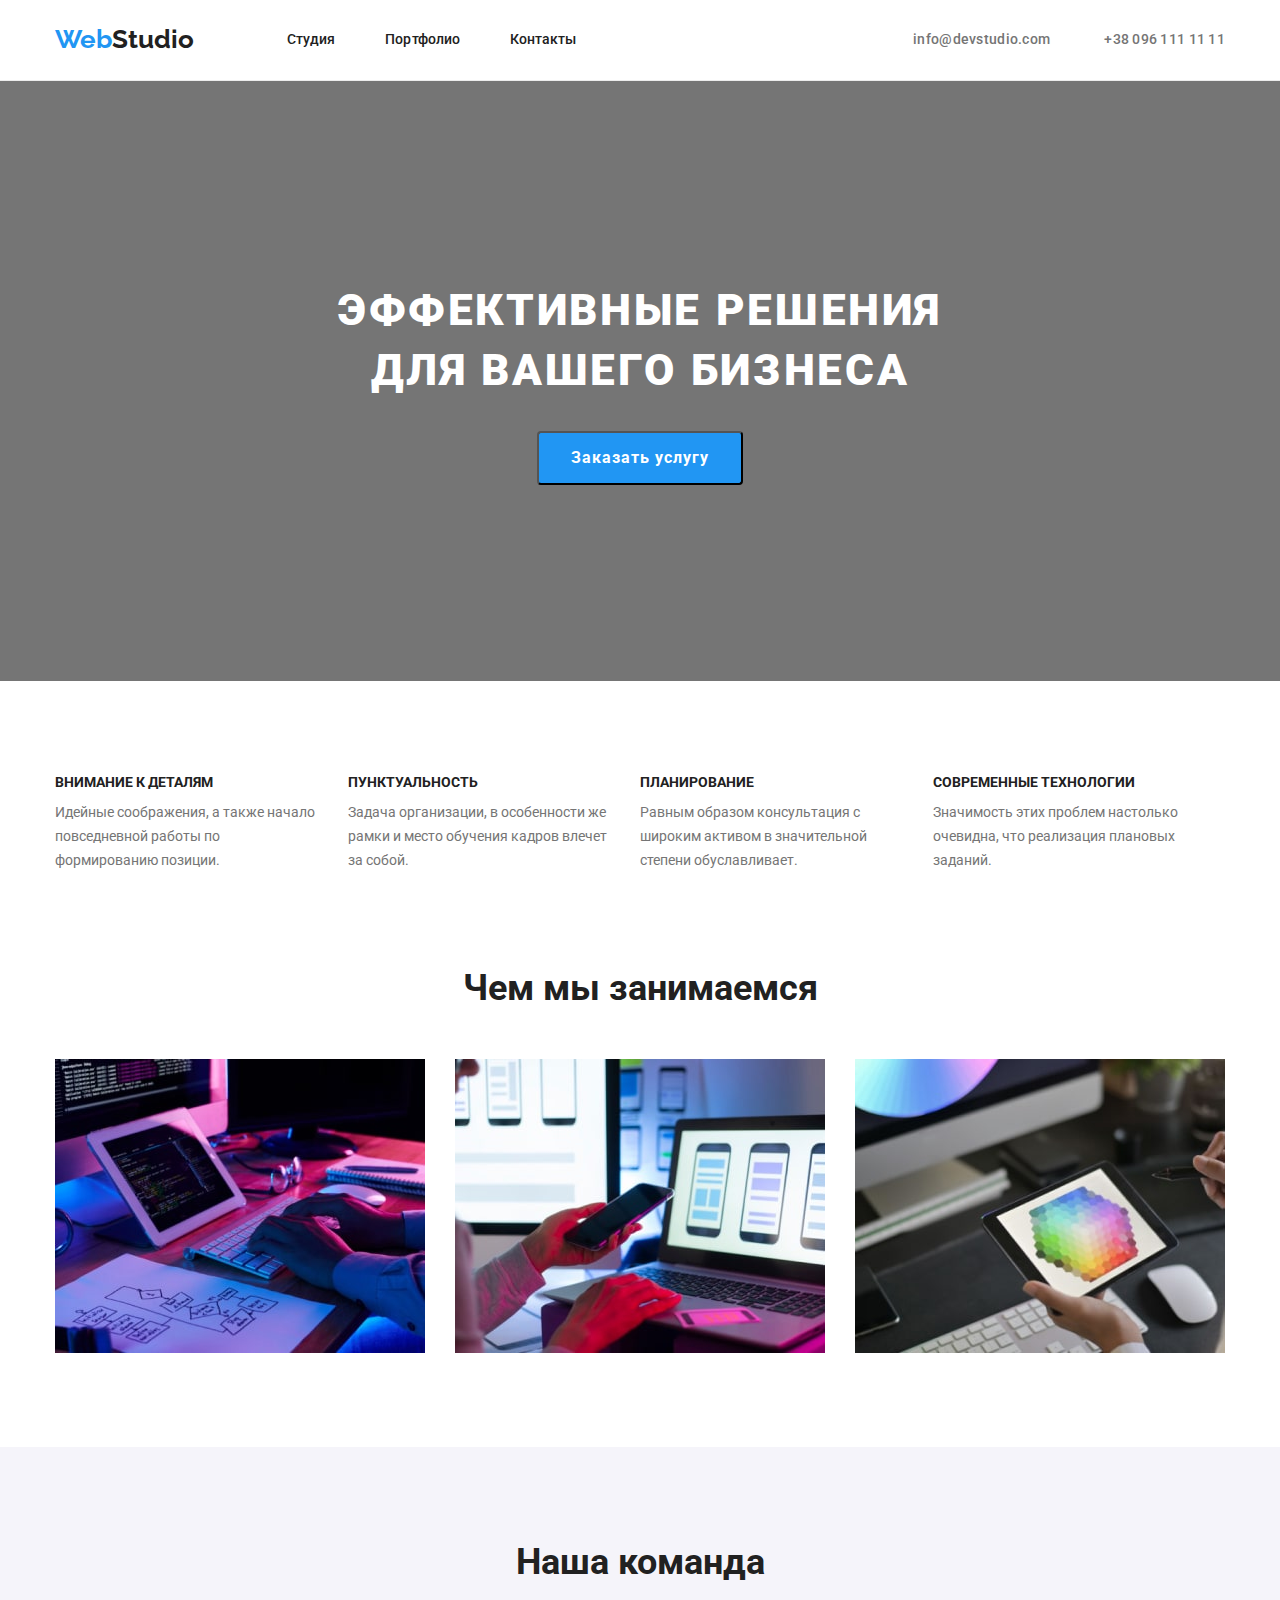
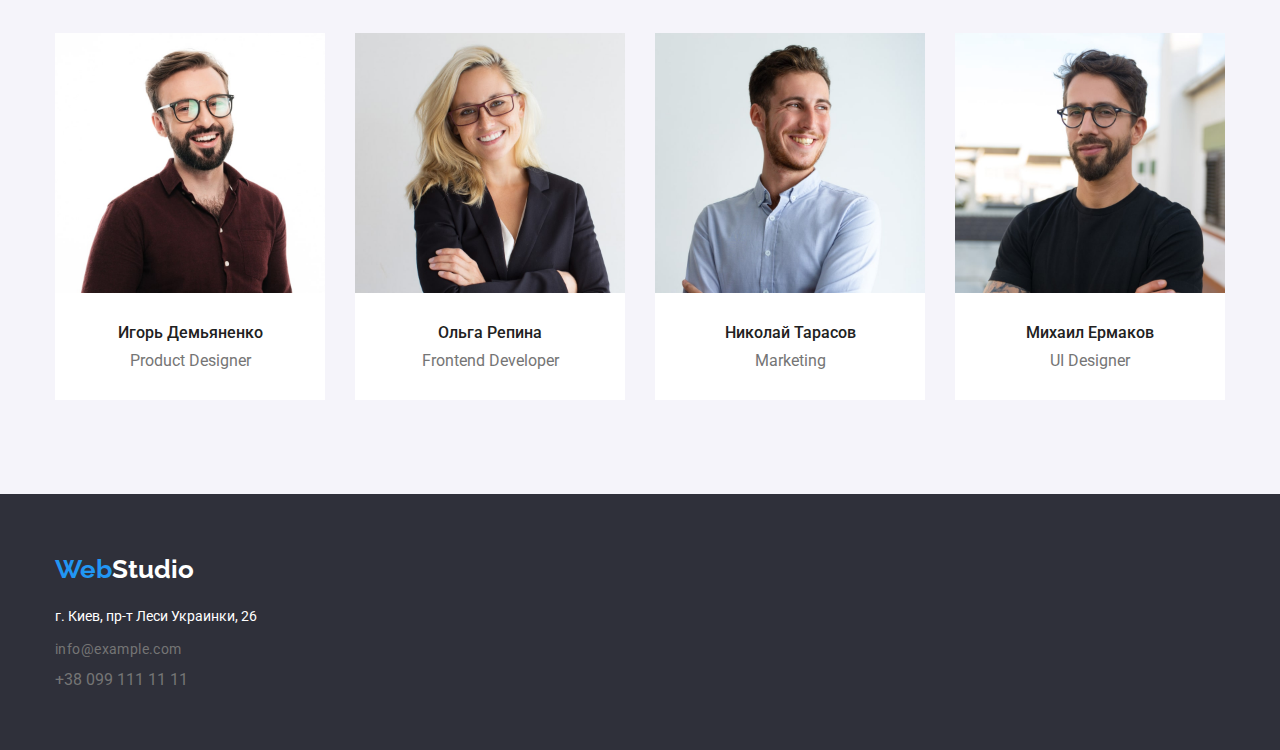
<file: index.html>
<!DOCTYPE html>
<html lang="ru">
<head>
    <meta charset="UTF-8">
    <meta http-equiv="X-UA-Compatible" content="IE=edge">
    <meta name="viewport" content="width=device-width, initial-scale=1.0">
    <title>Document</title>
    <link rel="stylesheet" href="https://cdnjs.cloudflare.com/ajax/libs/modern-normalize/1.1.0/modern-normalize.min.css" integrity="sha512-wpPYUAdjBVSE4KJnH1VR1HeZfpl1ub8YT/NKx4PuQ5NmX2tKuGu6U/JRp5y+Y8XG2tV+wKQpNHVUX03MfMFn9Q==" crossorigin="anonymous" referrerpolicy="no-referrer" />
    <link href="https://fonts.googleapis.com/css2?family=Raleway:wght@700&family=Roboto:wght@400;500;700;900&display=swap" rel="stylesheet">
    <link rel="stylesheet" href="https://cdnjs.cloudflare.com/ajax/libs/modern-normalize/1.1.0/modern-normalize.min.css">
    <link rel="stylesheet" href="./css/styles.css">
</head>

<body>
    <header class="headhead">
        <div class="container head-head">
        <nav class="head">
            <a href="./index.html" class="logo"> <span class="logo-part">Web</span>Studio</a>
            <ul class="nav">
                <li class="li nav-itam-li"><a href=""  class="nav-itam">Студия</a></li>
                <li class="li nav-itam-li"><a href="./portfolio.html" class="nav-itam">Портфолио</a></li>
                <li class="li nav-itam-li"><a href=""  class="nav-itam">Контакты</a></li>
            </ul>
        
        <div class="contacts-header">
            <a href="mailto:info@devstudio.com" class="contacts">info@devstudio.com</a>
            <a href="tel+380961111111" class="contacts">+38 096 111 11 11</a>
        </div>
        </nav>
        </div>
    </header>
    
    <main>
        <section class="hero">
        <h1 class="header">Эффективные решения <br> для вашего бизнеса</h1>
        <button type="button" class="main-button">Заказать услугу</button>
        </section>
        
        <section class="section">
            <div class="container">
            <h2 class="visually-hidden">Преимущества</h2>
            <ul class="advant">
                <li class="li itam-advant">
                    <h3 class="advant-head">Внимание к деталям</h3>
                    <p class="advant-text">Идейные соображения, а также начало повседневной работы по формированию позиции.</p>
                </li>
                <li class="li itam-advant">
                    <h3 class="advant-head">Пунктуальность</h3>
                    <p class="advant-text">Задача организации, в особенности же рамки и место обучения кадров влечет за собой.</p>
                </li>
                <li class="li itam-advant">
                    <h3 class="advant-head">Планирование</h3>
                    <p class="advant-text">Равным образом консультация с широким активом в значительной степени обуславливает.</p>
                </li>
                <li class="li itam-advant">
                    <h3 class="advant-head">Современные технологии</h3>
                    <p class="advant-text">Значимость этих проблем настолько очевидна, что реализация плановых заданий.</p>
                </li>
            </ul>
        </div>
         </section>

         <section class="section-works">
             <div class="container">
             <h2 class="heads">Чем мы занимаемся</h2>
             <ul class="work">
                 <li class="li works"> <img src="./images/img1.1.jpg" alt="печатает" width="370" ></li>
                 <li class="li works"> <img src="./images/img1.2.jpg" alt="телефон"  width="370" height="294"></li>
                 <li class="li works"> <img src="./images/img1.3.jpg" alt="планшет"  width="370" height="294"></li>
             </ul>
            </div>
         </section>

         <section class="workers-section section">
             <div class="container">
             <h2 class="heads">Наша команда</h2>
             <ul class="workers">
                 <li class="li workers-item">
                     <img src="./images/img2.1.jpg" alt="парень" width="270" height="260">
                     <h3 class="itams-head">Игорь Демьяненко</h3>
                     <p class="item-texts">Product Designer</p>
                 </li>
                 <li class="li workers-item">
                     <img src="./images/img2.2.jpg" alt="девушка" width="270" height="260">
                     <h3 class="itams-head">Ольга Репина</h3>
                     <p class="item-texts">Frontend Developer</p>
                 </li>
                 <li class="li workers-item">
                     <img src="./images/img2.3.jpg" alt="парень" width="270" height="260">
                     <h3 class="itams-head">Николай Тарасов</h3>
                     <p class="item-texts">Marketing</p>
                 </li>
                 <li class="li workers-item">
                     <img src="./images/img2.4.jpg" alt="парень" width="270" height="260">
                     <h3 class="itams-head">Михаил Ермаков</h3>
                     <p class="item-texts">UI Designer</p>
                 </li>
             </ul>
            </div>
         </section>

    </main>

    <footer class="footer">
        <div class="container">
        <a href="./index.html" class="logo"> <span class="logo-part">Web</span><span class="logo-part-footer">Studio</span> </a>
        <address class="address">г. Киев, пр-т Леси Украинки, 26</address>
        <p class="contacts-footer">info@example.com</p>
        <p class="contacts-phone">+38 099 111 11 11</p>
        </div>
    </footer>
    
</body>
</html>
</file>
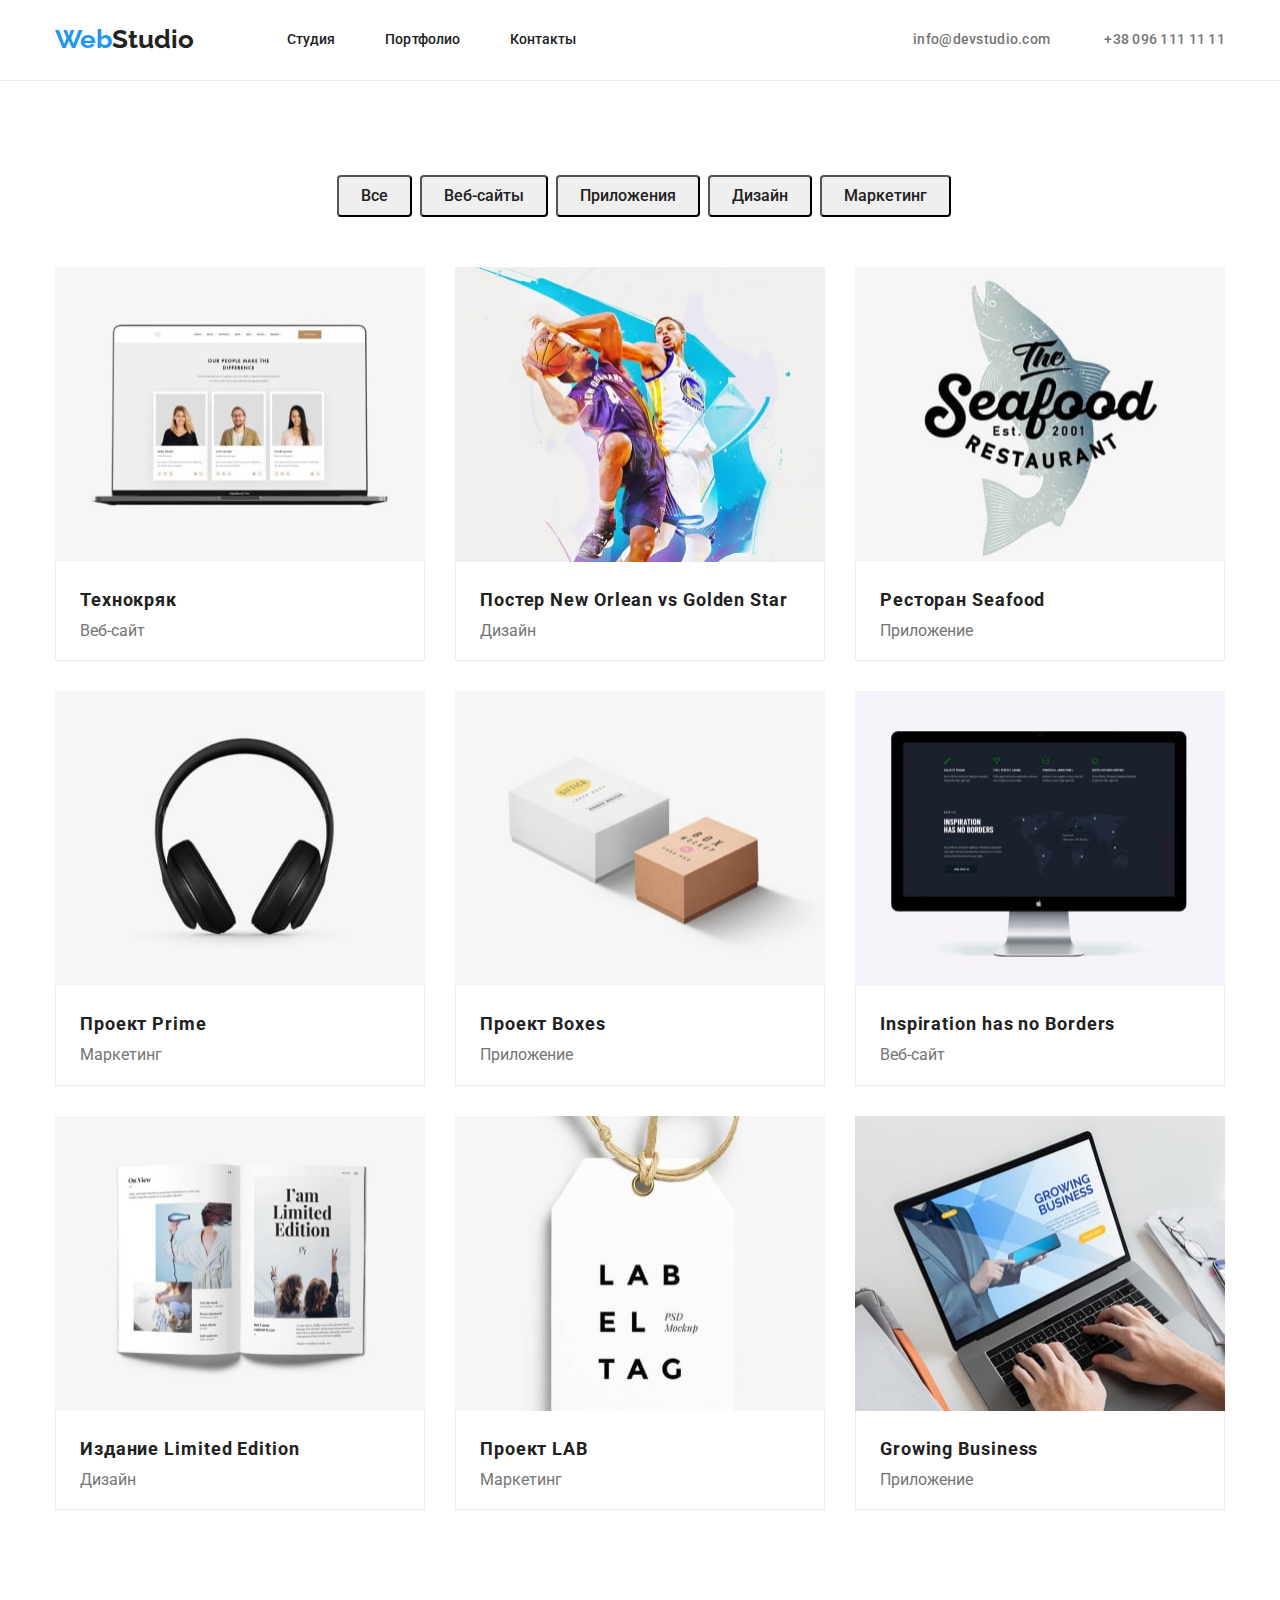
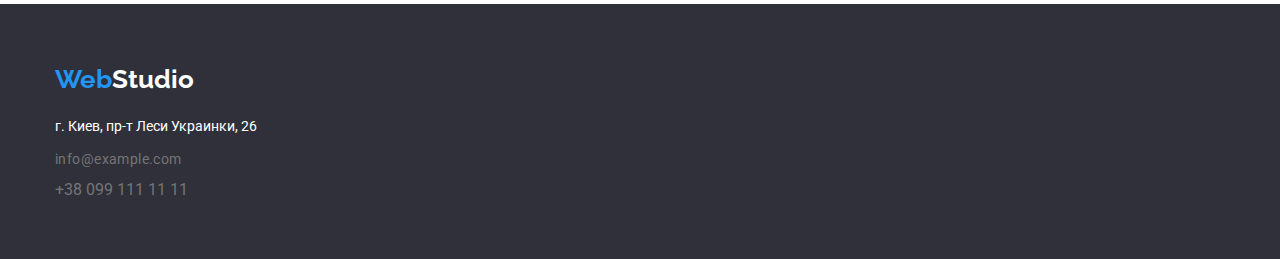
<file: portfolio.html>
<!DOCTYPE html>
<html lang="ru">
<head>
    <meta charset="UTF-8">
    <meta http-equiv="X-UA-Compatible" content="IE=edge">
    <meta name="viewport" content="width=device-width, initial-scale=1.0">
    <title>Document</title>
    <link rel="stylesheet" href="https://cdnjs.cloudflare.com/ajax/libs/modern-normalize/1.1.0/modern-normalize.min.css" integrity="sha512-wpPYUAdjBVSE4KJnH1VR1HeZfpl1ub8YT/NKx4PuQ5NmX2tKuGu6U/JRp5y+Y8XG2tV+wKQpNHVUX03MfMFn9Q==" crossorigin="anonymous" referrerpolicy="no-referrer" />
    <link href="https://fonts.googleapis.com/css2?family=Raleway:wght@700&family=Roboto:wght@400;500;700;900&display=swap" rel="stylesheet">
    <link rel="stylesheet" href="https://cdnjs.cloudflare.com/ajax/libs/modern-normalize/1.1.0/modern-normalize.min.css">
    <link rel="stylesheet" href="./css/styles.css">
</head>

<body>
    <header class="headhead">
        <div class="container">
        <nav class="head">
            <a href="./index.html" class="logo"> <span class="logo-part">Web</span>Studio</a>
            <ul class="nav">
                <li class="li nav-itam-li"><a href=""  class="nav-itam">Студия</a></li>
                <li class="li nav-itam-li"><a href="./portfolio.html" class="nav-itam">Портфолио</a></li>
                <li class="li nav-itam-li"><a href=""  class="nav-itam">Контакты</a></li>
            </ul>
        
        <div class="contacts-header">
            <a href="mailto:info@devstudio.com" class="contacts">info@devstudio.com</a>
            <a href="tel+380961111111" class="contacts">+38 096 111 11 11</a>
        </div>
        </nav>
        </div>
    </header>
    

    <main>
        <section>
        <div class="container">
            <ul class="buttons">
                <li class="li"> <button type="button" class="button">Все</button></li>
                <li class="li"> <button type="button" class="button">Веб-сайты</button></li>
                <li class="li"> <button type="button" class="button">Приложения</button></li>
                <li class="li"> <button type="button" class="button">Дизайн</button></li>
                <li class="li"> <button type="button" class="button">Маркетинг</button></li>
            </ul>
        </div>
        <div class="container">
            <h1 class="visually-hidden">Портфолио</h1>
            <ul class="boxes">
                <li class="li box">
                    <a href="" class="li"> 
                        <img src="./images/por1.jpg" alt="премер веб сайта" width="370" height="295">
                        <div class="port-text">
                        <h2 class="port-item-head">Технокряк</h2>
                        <p class="itam-text">Веб-сайт</p>
                        </div>
                    </a>
                </li>
                <li class="li box">
                    <a href="" class="li">
                        <img src="./images/por2.jpg" alt="два парня" width="370" height="295">
                        <div class="port-text">
                        <h2 class="port-item-head">Постер New Orlean vs Golden Star</h2>
                        <p class="itam-text">Дизайн</p>
                    </div>
                    </a>
                </li>
                <li class="li box">
                    <a href="" class="li">
                        <img src="./images/por3.jpg" alt="лого ресторана" width="370" height="295">
                        <div class="port-text">
                        <h2 class="port-item-head">Ресторан Seafood</h2>
                        <p class="itam-text">Приложение</p>
                    </div>
                    </a>
                </li>
                <li class="li box">
                    <a href="" class="li">
                        <img src="./images/por4.jpg" alt="наушники" width="370" height="295">
                        <div class="port-text">
                        <h2 class="port-item-head">Проект Prime</h2>
                        <p class="itam-text">Маркетинг</p>
                        </div>
                    </a>
                </li>
                 <li class="li box">
                    <a href="" class="li">
                        <img src="./images/por5.jpg" alt="две каробки" width="370" height="295">
                        <div class="port-text">
                        <h2 class="port-item-head">Проект Boxes</h2>
                        <p class="itam-text">Приложение</p>
                    </div>
                    </a>
                </li> 
                <li class="li box">
                    <a href="" class="li">
                        <img src="./images/por6.jpg" alt="монитор" width="370" height="295">
                        <div class="port-text">
                        <h2 class="port-item-head">Inspiration has no Borders</h2>
                        <p class="itam-text">Веб-сайт</p>
                    </div>
                    </a>
                </li>
                 <li class="li box">
                    <a href="" class="li">
                        <img src="./images/por7.jpg" alt="журнал" width="370" height="295">
                        <div class="port-text">
                        <h2 class="port-item-head">Издание Limited Edition</h2>
                        <p class="itam-text">Дизайн</p>
                     </div>
                    </a>
                </li>
                <li class="li box">
                    <a href="" class="li">
                        <img src="./images/por8.jpg" alt="лейба" width="370" height="295">
                        <div class="port-text">
                        <h2 class="port-item-head">Проект LAB</h2>
                        <p class="itam-text">Маркетинг</p>
                        </div>
                    </a>
                </li>
                <li class="li box">
                    <a href="" class="li">
                        <img src="./images/por9.jpg" alt="ноутбук" width="370" height="295">
                        <div class="port-text">
                        <h2 class="port-item-head">Growing Business</h2>
                        <p class="itam-text">Приложение</p>
                        </div>
                    </a>
                </li>


            </ul>
        </div>
    </section>
     </main>

     <footer class="footer">
        <div class="container">
        <a href="./index.html" class="logo"> <span class="logo-part">Web</span><span class="logo-part-footer">Studio</span> </a>
        <address class="address">г. Киев, пр-т Леси Украинки, 26</address>
        <p class="contacts-footer">info@example.com</p>
        <p class="contacts-phone">+38 099 111 11 11</p>
        </div>
    </footer>
    
</body>
</html>
</file>
<file: css/styles.css>
:root {
    --main-text-color: #212121;
    --logo-tex-color: #2196F3;
    --header-color: #FFFFFF;
    --line-text-color: #757575;
    --card-set-gap: 30px;

} 
body{
    background-color: white;
    color: var(--line-text-color);
    font-family: Roboto, sans-serif;
    font-weight: 400;
    letter-spacing: 0.03;}

h1,
h2,
h3,
ul,
li,
p {
      margin: 0;
      padding: 0;
    }

img {
    display: block;
 }

 .visually-hidden {
    position: absolute;
    width: 1px;
    height: 1px;
    margin: -1px;
    padding: 0;
    overflow: hidden;
    border: 0;
    clip: rect(0 0 0 0);
}

/*header*/
.headhead{
    border-style: solid;
    border-width: 0 0 1px 0;
    border-color: #ECECEC;
    padding-top: 24px;
    padding-bottom: 25px;
}
.head{
    display: flex; 
    align-items: center;
    
}
.nav{
    display: flex;
    margin-left: 43px;
}

.contacts-header{
    margin-left: auto;
}
.container{
    width: 1200px;
    margin-left: auto;
    margin-right: auto;
    padding: 0 15px;
}


.li {list-style-type: none;
    text-decoration: none;
    }



.logo {
    color: var(--main-text-color);
    text-decoration: none;
    font-family: Raleway, sans-serif;
    font-weight: 700;
    font-size: 26px;
    line-height: 1.19;
}

.logo-part{
    color: var(--logo-tex-color);
}
.nav-itam {
    color: var(--main-text-color);
    text-decoration: none;
    font-weight: 500;
    font-size: 14px;
    line-height: 1.14;
    letter-spacing: 0.06px;
    /* margin-left: 50px; */
}
.nav-itam-li{
    margin-left: 50px;
}


.nav-itam:hover,
.nav-itam:focus {
    color: var(--logo-tex-color);
}
.contacts {
    color: var(--line-text-color); 
    text-decoration: none;
    font-weight: 500;
    font-size: 14px;
    line-height: 1.14;
    letter-spacing: 0.02em;
    margin-left: 50px; }


.contacts:hover,
.contacts:focus {
    color: var(--logo-tex-color);
}
/* герой*/
.hero{
    height: 600px;
    text-align: center;
    padding-top: 200px;
    padding-bottom: 200px;
    background-color: var(--line-text-color);
    
}
.header { color: var(--header-color);
    background-color: var(--line-text-color);
    font-weight: 900;
    font-size: 44px;
    line-height: 1.36;
    letter-spacing: 0.06em;
    text-transform: uppercase; }

.main-button{
    color: var(--header-color);
    background-color: var(--logo-tex-color);
    cursor: pointer;
    font-weight: 700;
    font-size: 16px;
    line-height: 1.88;
    letter-spacing: 0.06em;

    margin-top: 30px;
    padding: 10px 32px;
    border-radius: 4px;
    

}

.main-button:focus,
.main-button:focus{
    background-color: #188CE8;
}

/* advants*/
.section{
    padding-top: 94px;
    padding-bottom: 94px;
}

.advant{
    display: flex;
}


.itam-advant{ 
    width: 270px;
    margin-right: 30px;
}
.advant:last-child{
    padding-right: 0px;
}

.advant-head {
    color: var(--main-text-color);
    font-weight: bold;
    font-size: 14px;
    line-height: 1.14;
    text-transform: uppercase;  

    margin-bottom: 10px;
}
.advant-text {
    font-size: 14px;
    line-height: 1.71;
    
}
/*what we do*/
.section-works{
    padding-bottom: 94px;
}
.heads {
    color: var(--main-text-color);
    font-weight: bold;
    font-size: 36px;
    line-height: 1.17;
    text-align: center;
    margin-bottom:50px;
    
}
.work {
    display: flex;

}
.work:last-child{
    margin-right: 0px;}

.works{
    margin-right: 30px;
}

   
    /*workers*/
.workers-section{
    background-color: #F5F4FA
    }


.workers{
    display: flex;
}
.workers-item{
    margin-left: 30px;
    background-color: var(--header-color);
    box-shadow: var(--line-text-color);
    text-align: center;
}
.workers-item:first-child{
    margin-left: 0px;
}
.itams-head{
    color: var(--main-text-color);
    font-weight: 500;
    font-size: 16px;
    line-height: 1.19;
    margin-top: 30px;
    margin-bottom: 10px;
    }
.item-texts{
    padding-bottom: 30px;
}

/*footer*/
.footer{
    background-color: #2F303A;
    padding-top: 60px ;
    padding-bottom: 60px;
}
.logo-part-footer{
    color: var(--header-color);
}



.address{
    color: var(--header-color);
    font-style: normal;
    font-size: 14px;
    line-height: 1.71;
    padding-top: 20px;
    padding-bottom: 9px;
    
}
.contacts-footer{
    font-size: 14px;
    line-height: 1.71;
    letter-spacing: 0.03em;
    padding-bottom: 9px;
}


/* portfolio*/

.buttons{
    display: flex;
    justify-content: center;
    padding-top: 94px;
    padding-bottom: 50px;
}
.button{
    color: var(--main-text-color);
    cursor: pointer;
    font-weight: 500;
    font-size: 16px;
    line-height: 1.63;
    
    margin-left: 8px;
    padding: 6px 22px;
    border-radius: 4px;
    
    
   
}
.button:hover,
.button:focus{
    color: var(--header-color);
    background-color: var(--logo-tex-color);
}

.boxes{
    display: flex;
    flex-wrap: wrap;
    margin-bottom: 64px;
}

.box{
    flex-basis: calc(100% / 3 - var(--card-set-gap));
    margin-left: var(--card-set-gap);
    margin-bottom: var(--card-set-gap);
   
}

.box:nth-child(3n+1){
    margin-left: 0px;

}
.port-item-head{
    color: var(--main-text-color);
   font-weight: bold;
    font-size: 18px;
    line-height: 2;
    letter-spacing: 0.05em;
    margin-bottom: 4px;
}
.itam-text{
    color: var(--line-text-color) ;
}
.port-text{
    padding: 20px 24px;
    border-style: solid;
    border-width: 0 1px 1px 1px;
    border-color: #ECECEC;
}
</file>
